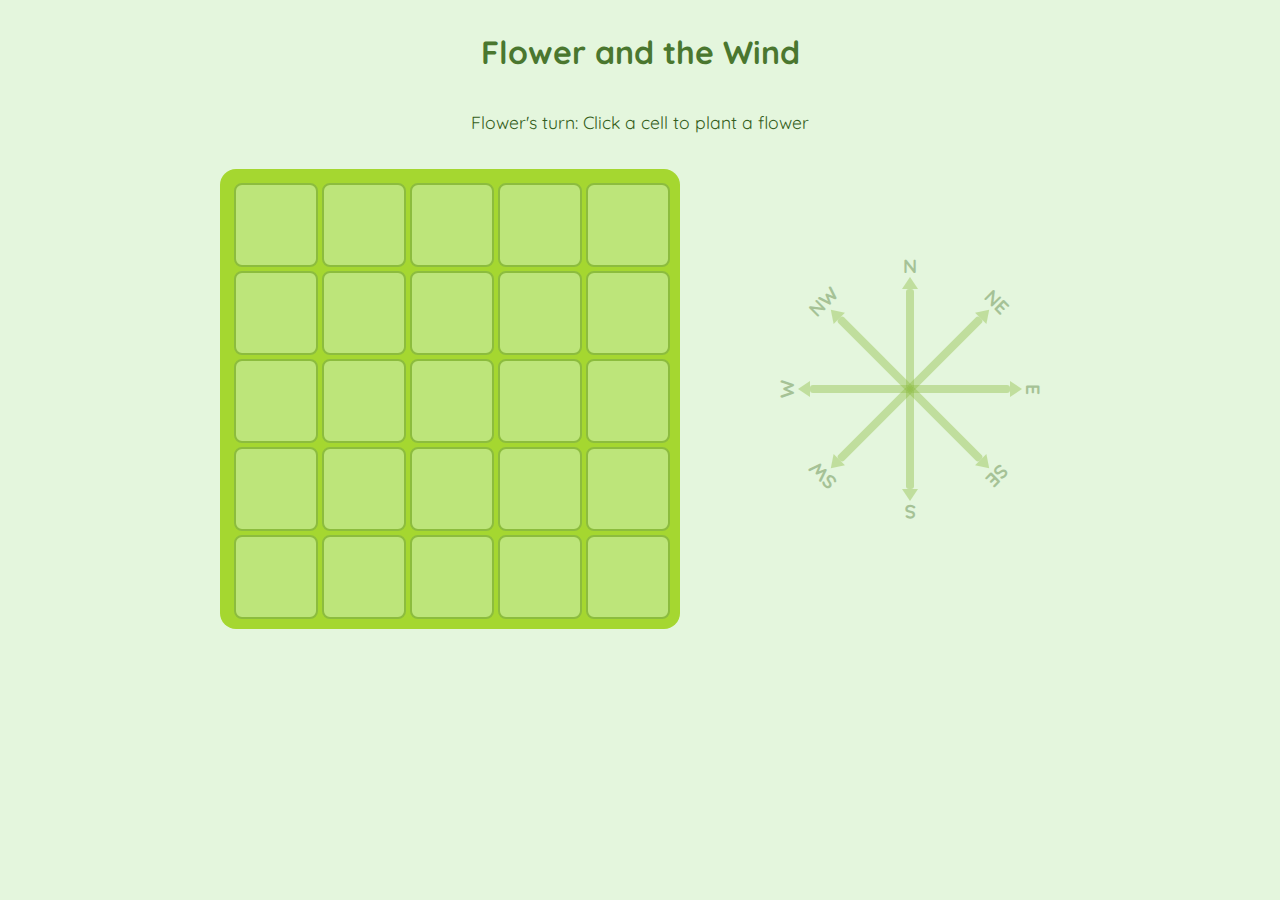
<file: index.html>
<!DOCTYPE html>
<html lang="en">
	<head>
		<meta charset="UTF-8" />
		<meta name="viewport" content="width=device-width, initial-scale=1.0" />
		<title>Flower and the Wind</title>
		<link
			href="https://fonts.googleapis.com/css2?family=Quicksand:wght@400;600&display=swap"
			rel="stylesheet"
		/>
		<link rel="stylesheet" href="style.css" />
	</head>
	<body>
		<h1>Flower and the Wind</h1>
		<p id="status">Flower's turn: Click a cell to plant a flower</p>
		<div id="game-layout">
			<div id="board-container">
				<div id="wind-gust"></div>
				<div id="board"></div>
			</div>

			<div id="directions">
				<div class="radial-compass">
					<!-- Arrows will be injected by JS -->
				</div>
			</div>
		</div>

		<script src="script.js"></script>
	</body>
</html>
</file>
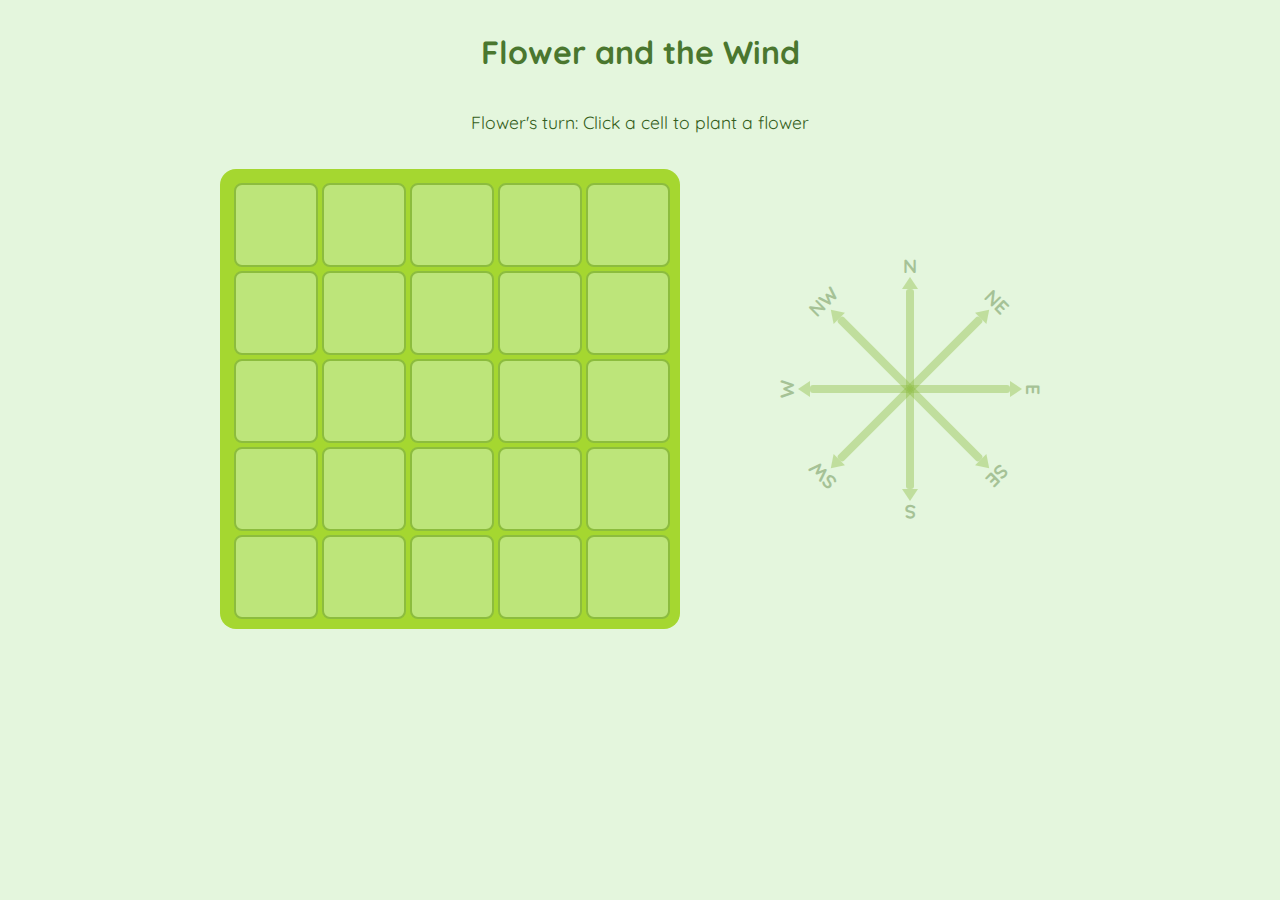
<file: game.html>
<!DOCTYPE html>
<html lang="en">
	<head>
		<meta charset="UTF-8" />
		<meta name="viewport" content="width=device-width, initial-scale=1.0" />
		<title>Flower and the Wind</title>
		<link
			href="https://fonts.googleapis.com/css2?family=Quicksand:wght@400;600&display=swap"
			rel="stylesheet"
		/>
		<link rel="stylesheet" href="style.css" />
	</head>
	<body>
		<h1>Flower and the Wind</h1>
		<p id="status">Flower's turn: Click a cell to plant a flower</p>
		<div id="game-layout">
			<div id="board-container">
				<div id="wind-gust"></div>
				<div id="board"></div>
			</div>

			<div id="directions">
				<div class="radial-compass"></div>
			</div>
		</div>
		<div id="end-controls"></div>

		<script src="script.js"></script>
	</body>
</html>
</file>
<file: style.css>
body {
	font-family: "Quicksand", sans-serif;
	text-align: center;
	background-color: #e4f6dd;
	margin: 0;
	padding: 1rem;
	display: flex;
	flex-direction: column;
	align-items: center;
}

h1 {
	margin-top: 1rem;
	color: #4a772f;
}

#status {
	font-size: 1.1rem;
	color: #355e1b;
	margin-bottom: 1rem;
}

#board-container {
	position: relative;
	display: inline-block;
	width: fit-content;
	height: fit-content;
	overflow: hidden;
	border-radius: 12px;
}

#board {
	display: grid;
	grid-template-columns: repeat(5, 80px); /* was 60px */
	grid-template-rows: repeat(5, 80px);
	gap: 8px;
	background-color: #a5d730;
	padding: 14px;
	border-radius: 16px;
}

.cell {
	width: 80px;
	height: 80px;
	background-color: #bde57a;
	border: 2px solid #8cbc3e;
	display: flex;
	align-items: center;
	justify-content: center;
	font-size: 2.2rem; /* bigger flower */
	border-radius: 8px;
}

.flower {
	font-size: 2.2rem;
}

.seed {
	color: #ffffffaa;
	font-size: 1.6rem;
}

#game-layout {
	display: flex;
	flex-direction: row; /* left to right */
	gap: 80px;
	align-items: center;
	justify-content: center;
	margin-top: 20px;
}

#directions {
	display: flex;
	flex-direction: column;
	align-items: center;
	justify-content: center;
}

.radial-compass {
	position: relative;
	width: 300px;
	height: 300px;
	border-radius: 50%;
	display: flex;
	align-items: center;
	justify-content: center;
	margin-top: -7.5rem;
}

.arrow {
	position: absolute;
	width: 8px; /* thicker */
	height: 100px; /* long arrow shaft */
	background-color: #8cbc3e;
	cursor: pointer;
	border-radius: 3px;
	transition: transform 0.2s ease, background-color 0.2s ease,
		box-shadow 0.2s ease;
	display: flex;
	align-items: flex-start;
	justify-content: center;
}

.arrow:hover {
	background-color: #6d9f2a;
	transform: scale(1.25);
	box-shadow: 0 0 8px rgba(77, 121, 35, 0.5);
	transform: scale(1.1) rotate(var(--angle));
}

.arrow::after {
	content: "";
	position: absolute;
	bottom: 100%;
	left: 50%;
	transform: translateX(-50%);
	width: 0;
	height: 0;
	border-left: 8px solid transparent;
	border-right: 8px solid transparent;
	border-bottom: 12px solid #8cbc3e;
}

.arrow:disabled {
	pointer-events: none;
	opacity: 0.4;
}

.arrow-label {
	position: absolute;
	top: -35px;
	left: 50%;
	transform: translateX(-50%);
	font-size: 1.2rem;
	font-weight: bold;
	color: #4a772f;
	pointer-events: none;
}

#wind-gust {
	position: absolute;
	top: 0;
	left: 0;
	width: 100%;
	height: 100%;
	pointer-events: none;
	z-index: 10;
	overflow: visible;
}

.wind-gust-image {
	position: absolute;
	width: 120px;
	height: 120px;
	transform-origin: center center;
	pointer-events: none;
}

.wind-gust-image .gust-inner {
	width: 100%;
	height: 100%;
	background-image: url("wind.png");
	background-size: contain;
	background-repeat: no-repeat;
	opacity: 0;
	animation: gust-move 1.6s ease-out forwards;
}

@keyframes gust-move {
	0% {
		transform: translateX(0);
		opacity: 0;
	}
	20% {
		opacity: 1;
	}
	100% {
		transform: translateX(var(--move-distance));
		opacity: 0;
	}
}

.clickable {
	cursor: pointer;
}

.wind-gust-image {
	position: absolute;
	width: 60px;
	height: 60px;
	transform-origin: center center;
	pointer-events: none;
}
</file>
